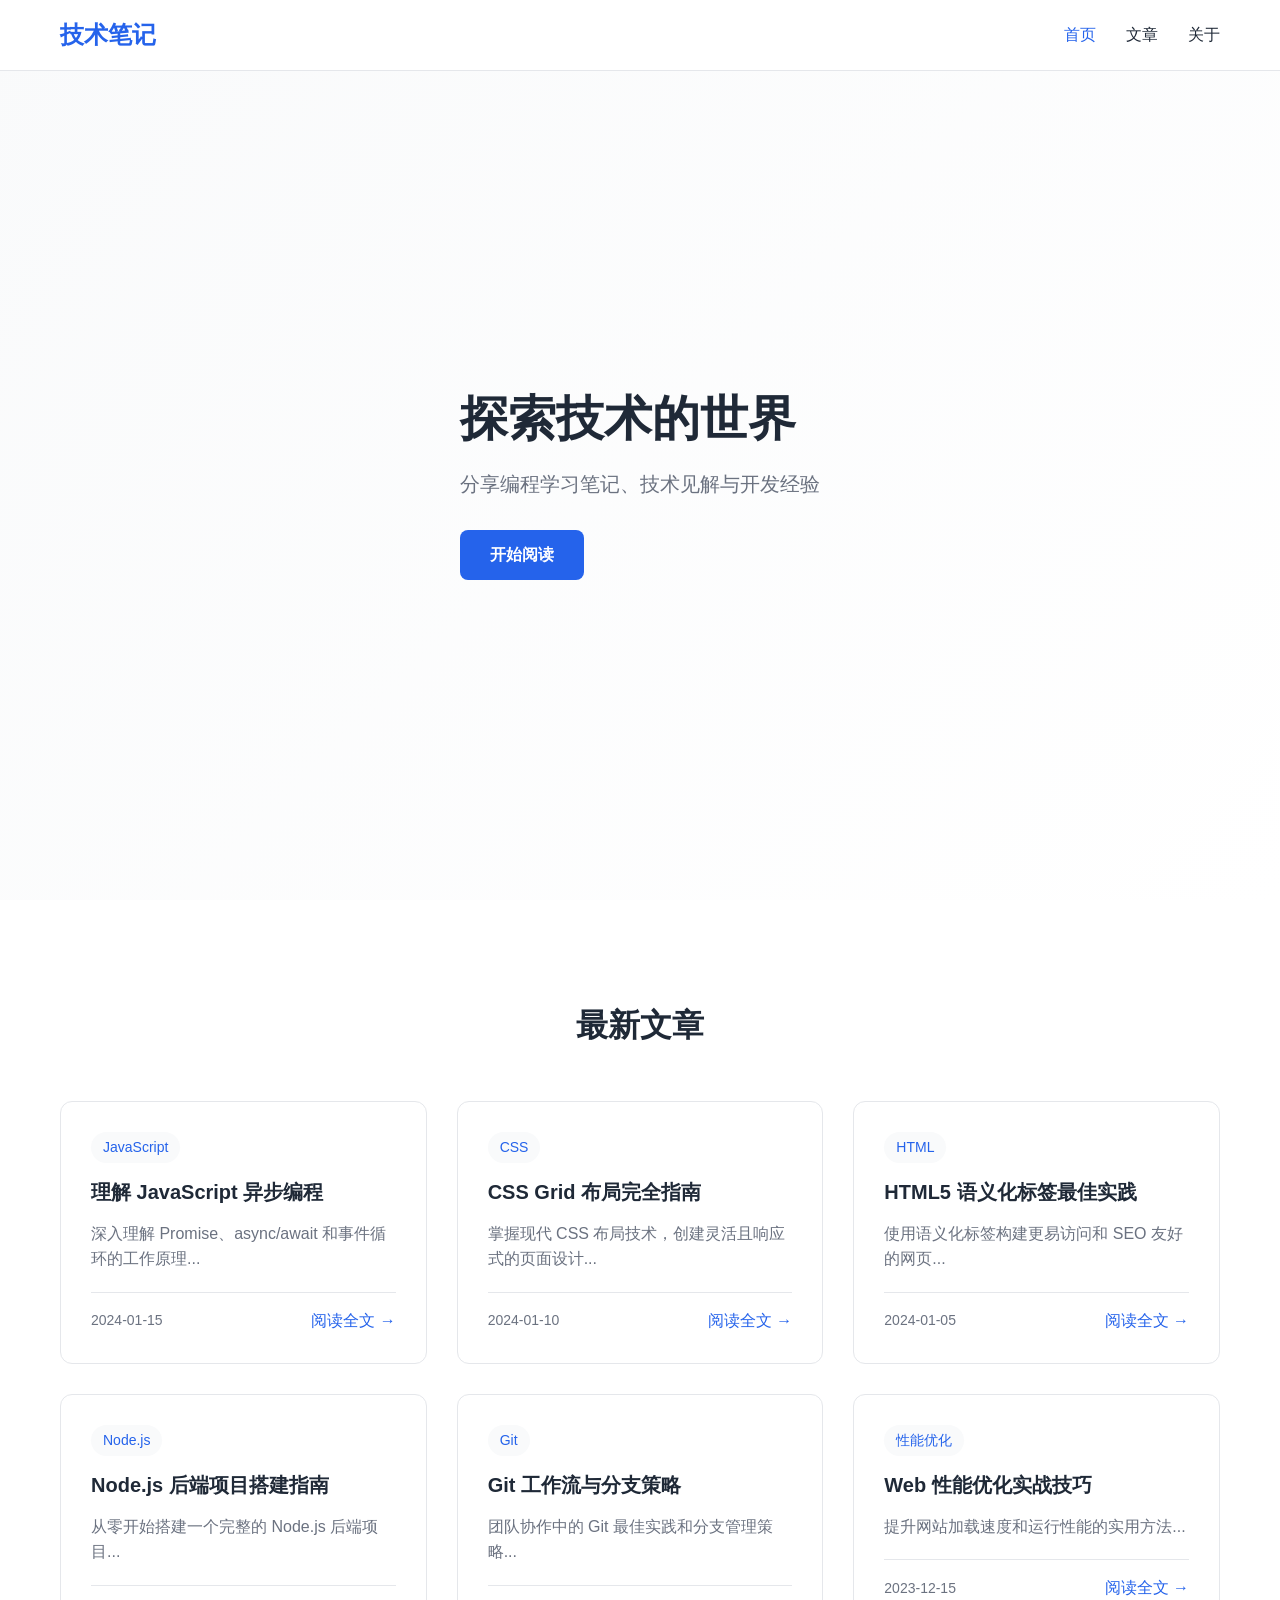
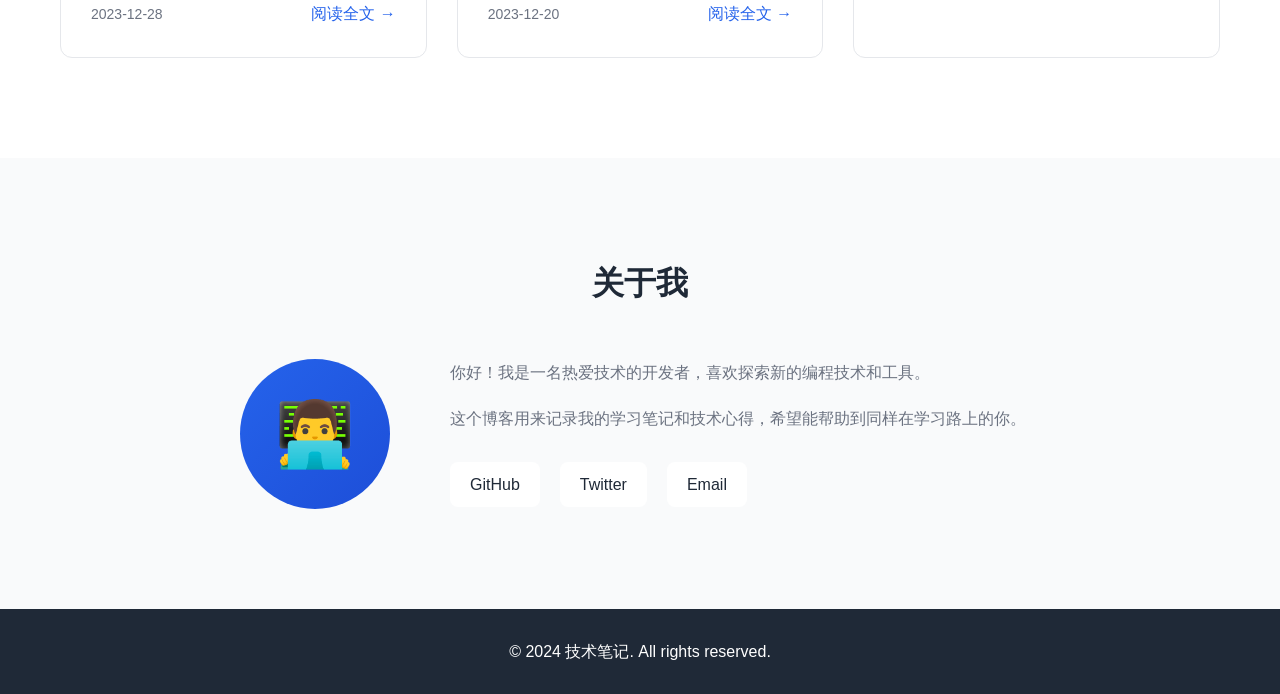
<file: index.html>
<!DOCTYPE html>
<html lang="zh-CN">
<head>
    <meta charset="UTF-8">
    <meta name="viewport" content="width=device-width, initial-scale=1.0">
    <title>技术笔记 | 个人博客</title>
    <link rel="stylesheet" href="style.css">
</head>
<body>
    <header class="header">
        <div class="container">
            <h1 class="logo">技术笔记</h1>
            <nav class="nav">
                <a href="#home" class="nav-link active">首页</a>
                <a href="#articles" class="nav-link">文章</a>
                <a href="#about" class="nav-link">关于</a>
            </nav>
            <button class="menu-btn" aria-label="菜单">
                <span></span>
                <span></span>
                <span></span>
            </button>
        </div>
    </header>

    <main class="main">
        <!-- Hero Section -->
        <section id="home" class="hero">
            <div class="container">
                <div class="hero-content">
                    <h2>探索技术的世界</h2>
                    <p>分享编程学习笔记、技术见解与开发经验</p>
                    <a href="#articles" class="btn">开始阅读</a>
                </div>
            </div>
        </section>

        <!-- Articles Section -->
        <section id="articles" class="articles">
            <div class="container">
                <h2 class="section-title">最新文章</h2>
                <div class="articles-grid">
                    <article class="article-card">
                        <div class="article-tag">JavaScript</div>
                        <h3>理解 JavaScript 异步编程</h3>
                        <p>深入理解 Promise、async/await 和事件循环的工作原理...</p>
                        <div class="article-meta">
                            <span class="date">2024-01-15</span>
                            <a href="#" class="read-more">阅读全文 →</a>
                        </div>
                    </article>

                    <article class="article-card">
                        <div class="article-tag">CSS</div>
                        <h3>CSS Grid 布局完全指南</h3>
                        <p>掌握现代 CSS 布局技术，创建灵活且响应式的页面设计...</p>
                        <div class="article-meta">
                            <span class="date">2024-01-10</span>
                            <a href="#" class="read-more">阅读全文 →</a>
                        </div>
                    </article>

                    <article class="article-card">
                        <div class="article-tag">HTML</div>
                        <h3>HTML5 语义化标签最佳实践</h3>
                        <p>使用语义化标签构建更易访问和 SEO 友好的网页...</p>
                        <div class="article-meta">
                            <span class="date">2024-01-05</span>
                            <a href="#" class="read-more">阅读全文 →</a>
                        </div>
                    </article>

                    <article class="article-card">
                        <div class="article-tag">Node.js</div>
                        <h3>Node.js 后端项目搭建指南</h3>
                        <p>从零开始搭建一个完整的 Node.js 后端项目...</p>
                        <div class="article-meta">
                            <span class="date">2023-12-28</span>
                            <a href="#" class="read-more">阅读全文 →</a>
                        </div>
                    </article>

                    <article class="article-card">
                        <div class="article-tag">Git</div>
                        <h3>Git 工作流与分支策略</h3>
                        <p>团队协作中的 Git 最佳实践和分支管理策略...</p>
                        <div class="article-meta">
                            <span class="date">2023-12-20</span>
                            <a href="#" class="read-more">阅读全文 →</a>
                        </div>
                    </article>

                    <article class="article-card">
                        <div class="article-tag">性能优化</div>
                        <h3>Web 性能优化实战技巧</h3>
                        <p>提升网站加载速度和运行性能的实用方法...</p>
                        <div class="article-meta">
                            <span class="date">2023-12-15</span>
                            <a href="#" class="read-more">阅读全文 →</a>
                        </div>
                    </article>
                </div>
            </div>
        </section>

        <!-- About Section -->
        <section id="about" class="about">
            <div class="container">
                <h2 class="section-title">关于我</h2>
                <div class="about-content">
                    <div class="about-avatar">
                        <div class="avatar-placeholder">👨‍💻</div>
                    </div>
                    <div class="about-text">
                        <p>你好！我是一名热爱技术的开发者，喜欢探索新的编程技术和工具。</p>
                        <p>这个博客用来记录我的学习笔记和技术心得，希望能帮助到同样在学习路上的你。</p>
                        <div class="social-links">
                            <a href="#" class="social-link">GitHub</a>
                            <a href="#" class="social-link">Twitter</a>
                            <a href="#" class="social-link">Email</a>
                        </div>
                    </div>
                </div>
            </div>
        </section>
    </main>

    <footer class="footer">
        <div class="container">
            <p>&copy; 2024 技术笔记. All rights reserved.</p>
        </div>
    </footer>

    <script src="script.js"></script>
</body>
</html>
</file>
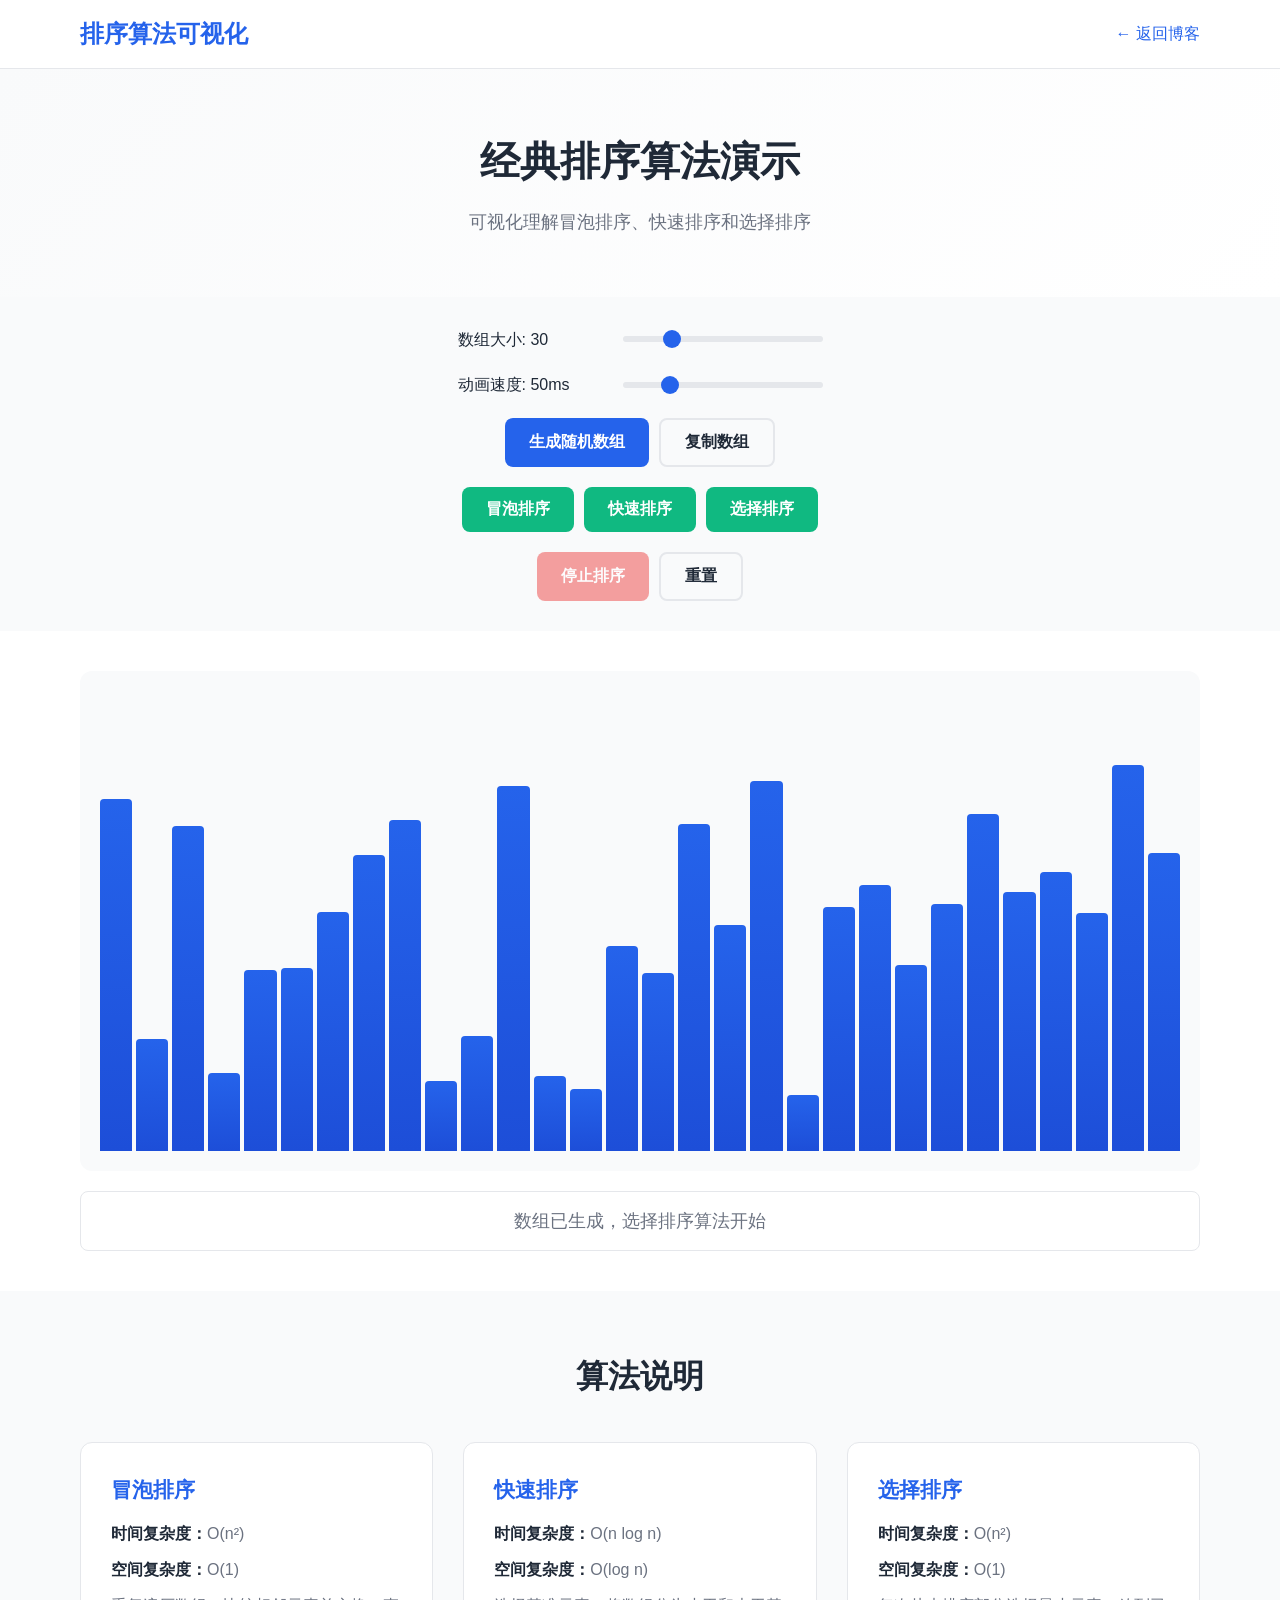
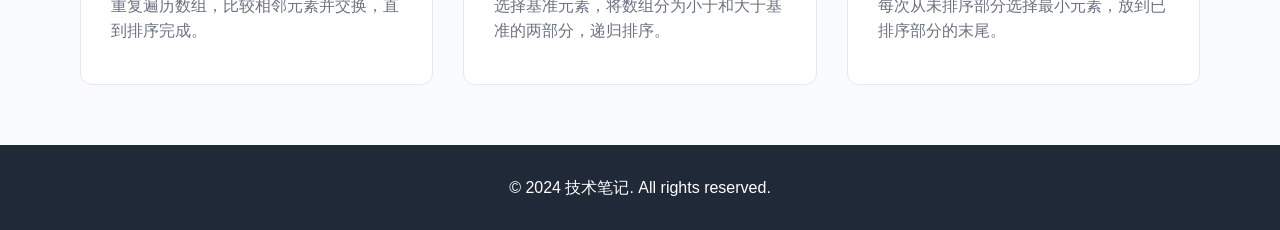
<file: sorting-algorithms/index.html>
<!DOCTYPE html>
<html lang="zh-CN">
<head>
    <meta charset="UTF-8">
    <meta name="viewport" content="width=device-width, initial-scale=1.0">
    <meta name="description" content="交互式排序算法可视化工具，支持冒泡排序、快速排序和选择排序的实时演示">
    <meta name="keywords" content="排序算法, 可视化, 冒泡排序, 快速排序, 选择排序, 算法演示">
    <meta name="author" content="技术笔记">
    <meta property="og:title" content="排序算法可视化 | 技术笔记">
    <meta property="og:description" content="交互式排序算法可视化工具，支持冒泡排序、快速排序和选择排序的实时演示">
    <meta property="og:type" content="website">
    <title>排序算法可视化 | 技术笔记</title>
    <link rel="icon" type="image/svg+xml" href="data:image/svg+xml,<svg xmlns='http://www.w3.org/2000/svg' viewBox='0 0 100 100'><text y='.9em' font-size='90'>📊</text></svg>">
    <link rel="stylesheet" href="style.css">
</head>
<body>
    <header class="header">
        <div class="container">
            <h1 class="logo">排序算法可视化</h1>
            <nav class="nav" aria-label="主导航">
                <a href="../" class="nav-link">← 返回博客</a>
            </nav>
        </div>
    </header>

    <main class="main">
        <section class="hero">
            <div class="container">
                <h2>经典排序算法演示</h2>
                <p>可视化理解冒泡排序、快速排序和选择排序</p>
            </div>
        </section>

        <section class="controls" aria-label="控制面板">
            <div class="container">
                <div class="control-group">
                    <label for="arraySize">数组大小: <span id="arraySizeValue">30</span></label>
                    <input type="range" id="arraySize" min="10" max="100" value="30" aria-label="数组大小">
                </div>
                <div class="control-group">
                    <label for="speed">动画速度: <span id="speedValue">50</span>ms</label>
                    <input type="range" id="speed" min="10" max="200" value="50" aria-label="动画速度">
                </div>
                <div class="button-group">
                    <button id="generateBtn" class="btn btn-primary" aria-label="生成随机数组">生成随机数组</button>
                    <button id="copyArrayBtn" class="btn btn-outline" aria-label="复制数组到剪贴板">复制数组</button>
                </div>
                <div class="button-group">
                    <button id="bubbleSortBtn" class="btn btn-secondary" aria-label="运行冒泡排序">冒泡排序</button>
                    <button id="quickSortBtn" class="btn btn-secondary" aria-label="运行快速排序">快速排序</button>
                    <button id="selectionSortBtn" class="btn btn-secondary" aria-label="运行选择排序">选择排序</button>
                </div>
                <div class="button-group">
                    <button id="stopBtn" class="btn btn-danger" disabled aria-label="停止排序">停止排序</button>
                    <button id="resetBtn" class="btn btn-outline" aria-label="重置数组">重置</button>
                </div>
            </div>
        </section>

        <section class="visualization">
            <div class="container">
                <div id="array-container" class="array-container" role="img" aria-label="排序可视化图表"></div>
                <div id="status" class="status" role="status" aria-live="polite">点击"生成随机数组"开始</div>
                <div id="progress" class="progress-container" style="display: none;">
                    <div class="progress-bar">
                        <div id="progressFill" class="progress-fill"></div>
                    </div>
                    <span id="progressText" class="progress-text">0%</span>
                </div>
            </div>
        </section>

        <section class="algorithms-info">
            <div class="container">
                <h2 class="section-title">算法说明</h2>
                <div class="info-grid">
                    <article class="info-card">
                        <h3>冒泡排序</h3>
                        <p><strong>时间复杂度：</strong>O(n²)</p>
                        <p><strong>空间复杂度：</strong>O(1)</p>
                        <p>重复遍历数组，比较相邻元素并交换，直到排序完成。</p>
                    </article>
                    <article class="info-card">
                        <h3>快速排序</h3>
                        <p><strong>时间复杂度：</strong>O(n log n)</p>
                        <p><strong>空间复杂度：</strong>O(log n)</p>
                        <p>选择基准元素，将数组分为小于和大于基准的两部分，递归排序。</p>
                    </article>
                    <article class="info-card">
                        <h3>选择排序</h3>
                        <p><strong>时间复杂度：</strong>O(n²)</p>
                        <p><strong>空间复杂度：</strong>O(1)</p>
                        <p>每次从未排序部分选择最小元素，放到已排序部分的末尾。</p>
                    </article>
                </div>
            </div>
        </section>
    </main>

    <footer class="footer">
        <div class="container">
            <p>&copy; 2024 技术笔记. All rights reserved.</p>
        </div>
    </footer>

    <script src="algorithms.js"></script>
</body>
</html>
</file>
<file: style.css>
/* CSS Reset & Base */
* {
    margin: 0;
    padding: 0;
    box-sizing: border-box;
}

:root {
    --primary: #2563eb;
    --primary-dark: #1d4ed8;
    --text: #1f2937;
    --text-light: #6b7280;
    --bg: #ffffff;
    --bg-secondary: #f9fafb;
    --border: #e5e7eb;
    --shadow: 0 4px 6px -1px rgba(0, 0, 0, 0.1);
}

html {
    scroll-behavior: smooth;
}

body {
    font-family: -apple-system, BlinkMacSystemFont, 'Segoe UI', Roboto, 'Helvetica Neue', Arial, sans-serif;
    line-height: 1.6;
    color: var(--text);
    background: var(--bg);
}

.container {
    max-width: 1200px;
    margin: 0 auto;
    padding: 0 20px;
}

/* Header */
.header {
    position: fixed;
    top: 0;
    left: 0;
    right: 0;
    background: rgba(255, 255, 255, 0.95);
    backdrop-filter: blur(10px);
    border-bottom: 1px solid var(--border);
    z-index: 1000;
}

.header .container {
    display: flex;
    justify-content: space-between;
    align-items: center;
    height: 70px;
}

.logo {
    font-size: 1.5rem;
    font-weight: 700;
    color: var(--primary);
}

.nav {
    display: flex;
    gap: 30px;
}

.nav-link {
    text-decoration: none;
    color: var(--text);
    font-weight: 500;
    transition: color 0.3s;
}

.nav-link:hover,
.nav-link.active {
    color: var(--primary);
}

.menu-btn {
    display: none;
    flex-direction: column;
    gap: 5px;
    background: none;
    border: none;
    cursor: pointer;
    padding: 5px;
}

.menu-btn span {
    display: block;
    width: 25px;
    height: 2px;
    background: var(--text);
    transition: 0.3s;
}

/* Hero Section */
.hero {
    min-height: 100vh;
    display: flex;
    align-items: center;
    background: linear-gradient(135deg, var(--bg-secondary) 0%, var(--bg) 100%);
    padding-top: 70px;
}

.hero-content {
    max-width: 600px;
}

.hero h2 {
    font-size: 3rem;
    margin-bottom: 20px;
    line-height: 1.2;
}

.hero p {
    font-size: 1.25rem;
    color: var(--text-light);
    margin-bottom: 30px;
}

.btn {
    display: inline-block;
    padding: 12px 30px;
    background: var(--primary);
    color: white;
    text-decoration: none;
    border-radius: 8px;
    font-weight: 600;
    transition: background 0.3s, transform 0.3s;
}

.btn:hover {
    background: var(--primary-dark);
    transform: translateY(-2px);
}

/* Articles Section */
.articles {
    padding: 100px 0;
    background: var(--bg);
}

.section-title {
    font-size: 2rem;
    margin-bottom: 50px;
    text-align: center;
}

.articles-grid {
    display: grid;
    grid-template-columns: repeat(auto-fill, minmax(350px, 1fr));
    gap: 30px;
}

.article-card {
    background: var(--bg);
    border: 1px solid var(--border);
    border-radius: 12px;
    padding: 30px;
    transition: transform 0.3s, box-shadow 0.3s;
}

.article-card:hover {
    transform: translateY(-5px);
    box-shadow: var(--shadow);
}

.article-tag {
    display: inline-block;
    padding: 4px 12px;
    background: var(--bg-secondary);
    color: var(--primary);
    border-radius: 20px;
    font-size: 0.875rem;
    font-weight: 500;
    margin-bottom: 15px;
}

.article-card h3 {
    font-size: 1.25rem;
    margin-bottom: 15px;
    line-height: 1.4;
}

.article-card p {
    color: var(--text-light);
    margin-bottom: 20px;
}

.article-meta {
    display: flex;
    justify-content: space-between;
    align-items: center;
    padding-top: 15px;
    border-top: 1px solid var(--border);
}

.date {
    color: var(--text-light);
    font-size: 0.875rem;
}

.read-more {
    color: var(--primary);
    text-decoration: none;
    font-weight: 500;
    transition: color 0.3s;
}

.read-more:hover {
    color: var(--primary-dark);
}

/* About Section */
.about {
    padding: 100px 0;
    background: var(--bg-secondary);
}

.about-content {
    display: flex;
    align-items: center;
    gap: 60px;
    max-width: 800px;
    margin: 0 auto;
}

.avatar-placeholder {
    width: 150px;
    height: 150px;
    background: linear-gradient(135deg, var(--primary) 0%, var(--primary-dark) 100%);
    border-radius: 50%;
    display: flex;
    align-items: center;
    justify-content: center;
    font-size: 4rem;
}

.about-text p {
    margin-bottom: 20px;
    color: var(--text-light);
}

.social-links {
    display: flex;
    gap: 20px;
    margin-top: 30px;
}

.social-link {
    padding: 10px 20px;
    background: var(--bg);
    color: var(--text);
    text-decoration: none;
    border-radius: 8px;
    font-weight: 500;
    transition: background 0.3s, color 0.3s;
}

.social-link:hover {
    background: var(--primary);
    color: white;
}

/* Footer */
.footer {
    background: var(--text);
    color: white;
    text-align: center;
    padding: 30px 0;
}

/* Responsive Design */
@media (max-width: 768px) {
    .nav {
        display: none;
        position: absolute;
        top: 70px;
        left: 0;
        right: 0;
        background: white;
        flex-direction: column;
        padding: 20px;
        gap: 15px;
        border-bottom: 1px solid var(--border);
    }

    .nav.active {
        display: flex;
    }

    .menu-btn {
        display: flex;
    }

    .hero h2 {
        font-size: 2rem;
    }

    .articles-grid {
        grid-template-columns: 1fr;
    }

    .about-content {
        flex-direction: column;
        text-align: center;
    }

    .social-links {
        justify-content: center;
    }
}
</file>
<file: sorting-algorithms/style.css>
/* CSS Reset & Base */
* {
    margin: 0;
    padding: 0;
    box-sizing: border-box;
}

:root {
    --primary: #2563eb;
    --primary-dark: #1d4ed8;
    --secondary: #10b981;
    --danger: #ef4444;
    --warning: #f59e0b;
    --text: #1f2937;
    --text-light: #6b7280;
    --bg: #ffffff;
    --bg-secondary: #f9fafb;
    --border: #e5e7eb;
    --shadow: 0 4px 6px -1px rgba(0, 0, 0, 0.1);
}

body {
    font-family: -apple-system, BlinkMacSystemFont, 'Segoe UI', Roboto, 'Helvetica Neue', Arial, sans-serif;
    line-height: 1.6;
    color: var(--text);
    background: var(--bg);
}

.container {
    max-width: 1200px;
    margin: 0 auto;
    padding: 0 20px;
}

/* 焦点样式 - 无障碍访问 */
:focus {
    outline: 3px solid var(--primary);
    outline-offset: 2px;
}

:focus:not(:focus-visible) {
    outline: none;
}

:focus-visible {
    outline: 3px solid var(--primary);
    outline-offset: 2px;
}

/* Header */
.header {
    background: var(--bg);
    border-bottom: 1px solid var(--border);
    padding: 15px 0;
}

.header .container {
    display: flex;
    justify-content: space-between;
    align-items: center;
}

.logo {
    font-size: 1.5rem;
    font-weight: 700;
    color: var(--primary);
}

.nav-link {
    text-decoration: none;
    color: var(--primary);
    font-weight: 500;
}

.nav-link:hover {
    text-decoration: underline;
}

/* Hero */
.hero {
    background: linear-gradient(135deg, var(--bg-secondary) 0%, var(--bg) 100%);
    padding: 60px 0;
    text-align: center;
}

.hero h2 {
    font-size: 2.5rem;
    margin-bottom: 15px;
}

.hero p {
    font-size: 1.1rem;
    color: var(--text-light);
}

/* Controls */
.controls {
    padding: 30px 0;
    background: var(--bg-secondary);
}

.controls .container {
    display: flex;
    flex-direction: column;
    gap: 20px;
    align-items: center;
}

.control-group {
    display: flex;
    align-items: center;
    gap: 15px;
}

.control-group label {
    font-weight: 500;
    min-width: 150px;
}

.control-group input[type="range"] {
    width: 200px;
    height: 6px;
    -webkit-appearance: none;
    background: var(--border);
    border-radius: 3px;
    outline: none;
}

.control-group input[type="range"]::-webkit-slider-thumb {
    -webkit-appearance: none;
    width: 18px;
    height: 18px;
    background: var(--primary);
    border-radius: 50%;
    cursor: pointer;
}

.button-group {
    display: flex;
    gap: 10px;
    flex-wrap: wrap;
    justify-content: center;
}

.btn {
    padding: 12px 24px;
    border: none;
    border-radius: 8px;
    font-size: 1rem;
    font-weight: 600;
    cursor: pointer;
    transition: all 0.3s;
}

.btn:disabled {
    opacity: 0.5;
    cursor: not-allowed;
}

.btn-primary {
    background: var(--primary);
    color: white;
}

.btn-primary:hover:not(:disabled) {
    background: var(--primary-dark);
}

.btn-secondary {
    background: var(--secondary);
    color: white;
}

.btn-secondary:hover:not(:disabled) {
    background: #059669;
}

.btn-danger {
    background: var(--danger);
    color: white;
}

.btn-danger:hover:not(:disabled) {
    background: #dc2626;
}

.btn-outline {
    background: transparent;
    border: 2px solid var(--border);
    color: var(--text);
}

.btn-outline:hover:not(:disabled) {
    border-color: var(--primary);
    color: var(--primary);
}

/* Visualization */
.visualization {
    padding: 40px 0;
}

.array-container {
    display: flex;
    align-items: flex-end;
    justify-content: center;
    height: 400px;
    gap: 4px;
    padding: 20px;
    background: var(--bg-secondary);
    border-radius: 12px;
    margin-bottom: 20px;
}

.bar {
    flex: 1;
    max-width: 50px;
    background: linear-gradient(180deg, var(--primary) 0%, var(--primary-dark) 100%);
    border-radius: 4px 4px 0 0;
    transition: height 0.3s ease, background 0.3s ease;
}

.bar.comparing {
    background: linear-gradient(180deg, var(--warning) 0%, #d97706 100%);
}

.bar.sorted {
    background: linear-gradient(180deg, var(--secondary) 0%, #059669 100%);
}

.bar.active {
    background: linear-gradient(180deg, var(--danger) 0%, #dc2626 100%);
}

.status {
    text-align: center;
    font-size: 1.1rem;
    color: var(--text-light);
    padding: 15px;
    background: var(--bg);
    border-radius: 8px;
    border: 1px solid var(--border);
}

/* Progress Bar */
.progress-container {
    display: flex;
    align-items: center;
    gap: 15px;
    margin-top: 15px;
}

.progress-bar {
    flex: 1;
    height: 8px;
    background: var(--border);
    border-radius: 4px;
    overflow: hidden;
}

.progress-fill {
    height: 100%;
    background: var(--primary);
    border-radius: 4px;
    transition: width 0.3s ease;
    width: 0%;
}

.progress-text {
    font-weight: 500;
    color: var(--text-light);
    min-width: 50px;
}

/* Algorithms Info */
.algorithms-info {
    padding: 60px 0;
    background: var(--bg-secondary);
}

.section-title {
    font-size: 2rem;
    text-align: center;
    margin-bottom: 40px;
}

.info-grid {
    display: grid;
    grid-template-columns: repeat(auto-fit, minmax(300px, 1fr));
    gap: 30px;
}

.info-card {
    background: var(--bg);
    padding: 30px;
    border-radius: 12px;
    border: 1px solid var(--border);
    transition: transform 0.3s, box-shadow 0.3s;
}

.info-card:hover {
    transform: translateY(-5px);
    box-shadow: var(--shadow);
}

.info-card h3 {
    font-size: 1.3rem;
    margin-bottom: 15px;
    color: var(--primary);
}

.info-card p {
    margin-bottom: 10px;
    color: var(--text-light);
}

.info-card strong {
    color: var(--text);
}

/* Footer */
.footer {
    background: var(--text);
    color: white;
    text-align: center;
    padding: 30px 0;
}

/* Responsive Design */
@media (max-width: 480px) {
    .hero h2 {
        font-size: 1.5rem;
    }

    .control-group {
        flex-direction: column;
        align-items: stretch;
    }

    .control-group input[type="range"] {
        width: 100%;
    }

    .button-group {
        width: 100%;
    }

    .btn {
        width: 100%;
    }

    .array-container {
        height: 300px;
    }
}

@media (min-width: 481px) and (max-width: 768px) {
    .hero h2 {
        font-size: 1.8rem;
    }

    .control-group {
        flex-wrap: wrap;
    }
}

@media (min-width: 769px) and (max-width: 1024px) {
    .container {
        padding: 0 30px;
    }
}

@media (min-width: 1025px) {
    .container {
        padding: 0 40px;
    }

    .array-container {
        height: 500px;
    }
}

@media (min-width: 1440px) {
    .container {
        max-width: 1400px;
    }
}

/* Print Styles */
@media print {
    .controls,
    .progress-container {
        display: none;
    }

    .array-container {
        border: 1px solid #ccc;
    }
}
</file>
